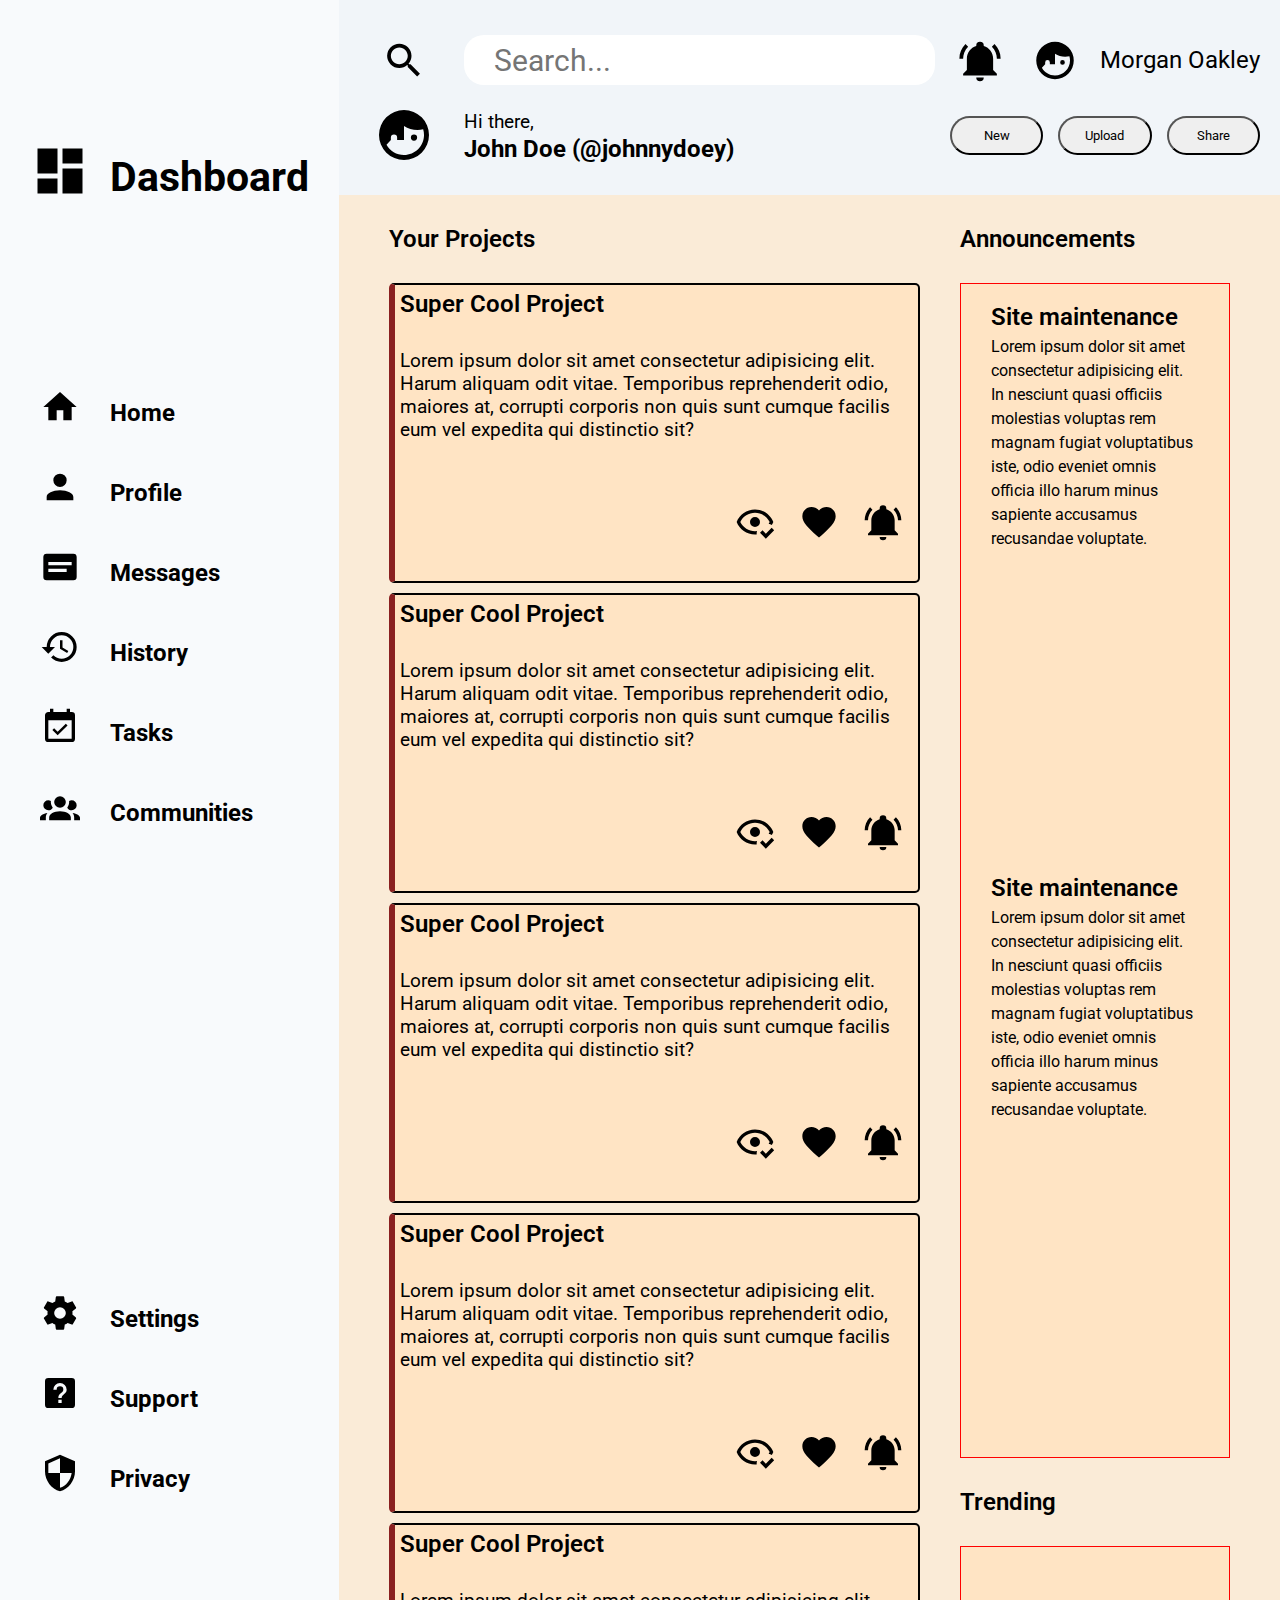
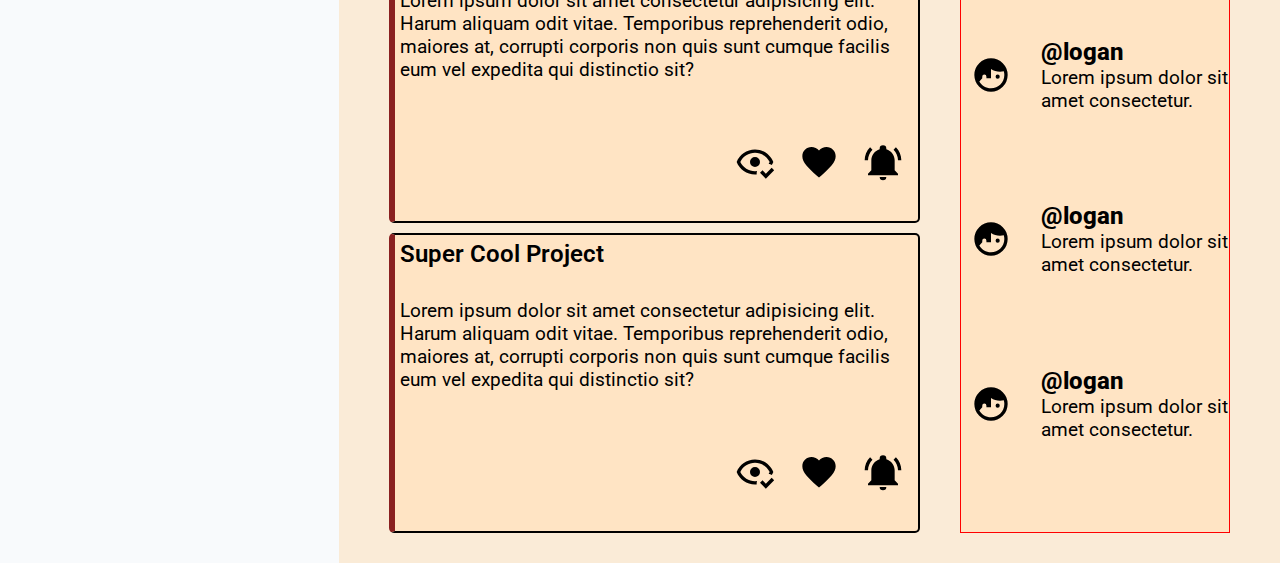
<file: index.html>
<!DOCTYPE html>
<html lang="en">

<head>
    <meta charset="UTF-8">
    <meta name="viewport" content="width=device-width, initial-scale=1.0">
    <title>Document</title>
    <link rel="stylesheet" href="style.css">
</head>

<body>
    <div class="wrapper">
        <div class="header">

            <img class="img1" src="./images/search.svg" alt="">
            <input type="text" placeholder="Search...">
            <div class="imgc">
                <img class="img1" src="./images/notif.svg" alt="">
                <img class="img1" src="./images/profile.svg" alt="">
                <div class="name">Morgan oakley</div>
            </div>


            <img class="img2" src="./images/profile.svg" alt="">
            <div class="div1">
                <p>Hi there,</p>
                <p><strong>John Doe (@johnnydoey)</strong> </p>
            </div>
            <div class="well">
                <button>New</button>
                <button>Upload</button>
                <button>Share</button>
            </div>


        </div>
        <div class="sidebar">

            <div class="navtools">
                <div class="dash">
                    <div class="logo"> <img src="./images/dashboard.svg" alt="">Dashboard </div>
                  
                </div>
                <div class="nav1">
                    <ul>
                        <li class="logo"><img src="./images/home.svg" alt="">
                            home</li>
                        <li class="logo"><img src="./images/profile (1).svg" alt="">profile</li>
                        <li class="logo"><img src="./images/message.svg" alt="">messages</li>
                        <li class="logo"><img src="./images/history.svg" alt="">history</li>
                        <li class="logo"><img src="./images/tasks.svg" alt="">tasks</li>
                        <li class="logo"><img src="./images/community.svg" alt="">communities</li>
                    </ul>
                </div>
                <div class="nav2">
                    <ul>
                        <li class="logo"><img src="./images/settings.svg" alt="">settings</li>
                        <li class="logo"><img src="./images/help.svg" alt="">support</li>
                        <li class="logo"><img src="./images/privacy.svg" alt="">privacy</li>
                    </ul>
                </div>


            </div>
        </div>
        <div class="main">
            <div class="title1">
                <div class="tit">Your Projects</div>
                <div class="cardrack">
                    <div class="cards">
                        <div class="head">Super Cool Project</div>
                    <div class="con">Lorem ipsum dolor sit amet consectetur adipisicing elit. Harum aliquam odit vitae.
                        Temporibus reprehenderit odio, maiores at, corrupti corporis non quis sunt cumque facilis eum
                        vel expedita qui distinctio sit?</div>
                    <div class="icons">
                        <img src="./images/eye-check-outline.svg" alt="">
                        <img src="./images/heart.svg" alt="">
                        <img src="./images/notif.svg" alt="">
                    </div>
                    </div>
                    <div class="cards">
                        <div class="head">Super Cool Project</div>
                    <div class="con">Lorem ipsum dolor sit amet consectetur adipisicing elit. Harum aliquam odit vitae.
                        Temporibus reprehenderit odio, maiores at, corrupti corporis non quis sunt cumque facilis eum
                        vel expedita qui distinctio sit?</div>
                    <div class="icons">
                        <img src="./images/eye-check-outline.svg" alt="">
                        <img src="./images/heart.svg" alt="">
                        <img src="./images/notif.svg" alt="">
                    </div>
                    </div>
                
          
                  
                    <div class="cards">
                        <div class="head">Super Cool Project</div>
                    <div class="con">Lorem ipsum dolor sit amet consectetur adipisicing elit. Harum aliquam odit vitae.
                        Temporibus reprehenderit odio, maiores at, corrupti corporis non quis sunt cumque facilis eum
                        vel expedita qui distinctio sit?</div>
                    <div class="icons">
                        <img src="./images/eye-check-outline.svg" alt="">
                        <img src="./images/heart.svg" alt="">
                        <img src="./images/notif.svg" alt="">
                    </div>
                    </div>
                    <div class="cards">
                        <div class="head">Super Cool Project</div>
                    <div class="con">Lorem ipsum dolor sit amet consectetur adipisicing elit. Harum aliquam odit vitae.
                        Temporibus reprehenderit odio, maiores at, corrupti corporis non quis sunt cumque facilis eum
                        vel expedita qui distinctio sit?</div>
                    <div class="icons">
                        <img src="./images/eye-check-outline.svg" alt="">
                        <img src="./images/heart.svg" alt="">
                        <img src="./images/notif.svg" alt="">
                    </div>
                    </div>
                    <div class="cards">
                        <div class="head">Super Cool Project</div>
                    <div class="con">Lorem ipsum dolor sit amet consectetur adipisicing elit. Harum aliquam odit vitae.
                        Temporibus reprehenderit odio, maiores at, corrupti corporis non quis sunt cumque facilis eum
                        vel expedita qui distinctio sit?</div>
                    <div class="icons">
                        <img src="./images/eye-check-outline.svg" alt="">
                        <img src="./images/heart.svg" alt="">
                        <img src="./images/notif.svg" alt="">
                    </div>
                    </div>
         
                    <div class="cards">
                        <div class="head">Super Cool Project</div>
                    <div class="con">Lorem ipsum dolor sit amet consectetur adipisicing elit. Harum aliquam odit vitae.
                        Temporibus reprehenderit odio, maiores at, corrupti corporis non quis sunt cumque facilis eum
                        vel expedita qui distinctio sit?</div>
                    <div class="icons">
                        <img src="./images/eye-check-outline.svg" alt="">
                        <img src="./images/heart.svg" alt="">
                        <img src="./images/notif.svg" alt="">
                    </div>
                    </div>
          
           
            
         
                </div>
            </div>
             <div class="title2">
                <div class="tit2">Announcements</div>
                <div class="bun1">
                    <div class="divr">
                        <p>Site maintenance</p>
                        <div>Lorem ipsum dolor sit amet consectetur adipisicing elit. In nesciunt quasi officiis
                            molestias voluptas rem magnam fugiat voluptatibus iste, odio eveniet omnis officia illo
                            harum minus sapiente accusamus recusandae voluptate.</div>
                    </div>
                   
                    <div class="divr">
                        <p>Site maintenance</p>
                        <div>Lorem ipsum dolor sit amet consectetur adipisicing elit. In nesciunt quasi officiis
                            molestias voluptas rem magnam fugiat voluptatibus iste, odio eveniet omnis officia illo
                            harum minus sapiente accusamus recusandae voluptate.</div>
                    </div>
                </div>
                <div class="tit2">Trending</div>
                <div class="bun2">
                    <img src="./images/profile.svg" alt="">
                    <div class="divr2">
                        <div>@logan</div>
                        <div>Lorem ipsum dolor sit amet consectetur.</div>
                    </div>
                    <img src="./images/profile.svg" alt="">
                    <div class="divr2">
                        <div>@logan</div>
                        <div>Lorem ipsum dolor sit amet consectetur.</div>
                    </div>
                    <img src="./images/profile.svg" alt="">
                    <div class="divr2">
                        <div>@logan</div>
                        <div>Lorem ipsum dolor sit amet consectetur.</div>
                    </div>
                </div>
            </div> 
        </div>

    </div>

</body>

</html>
</file>
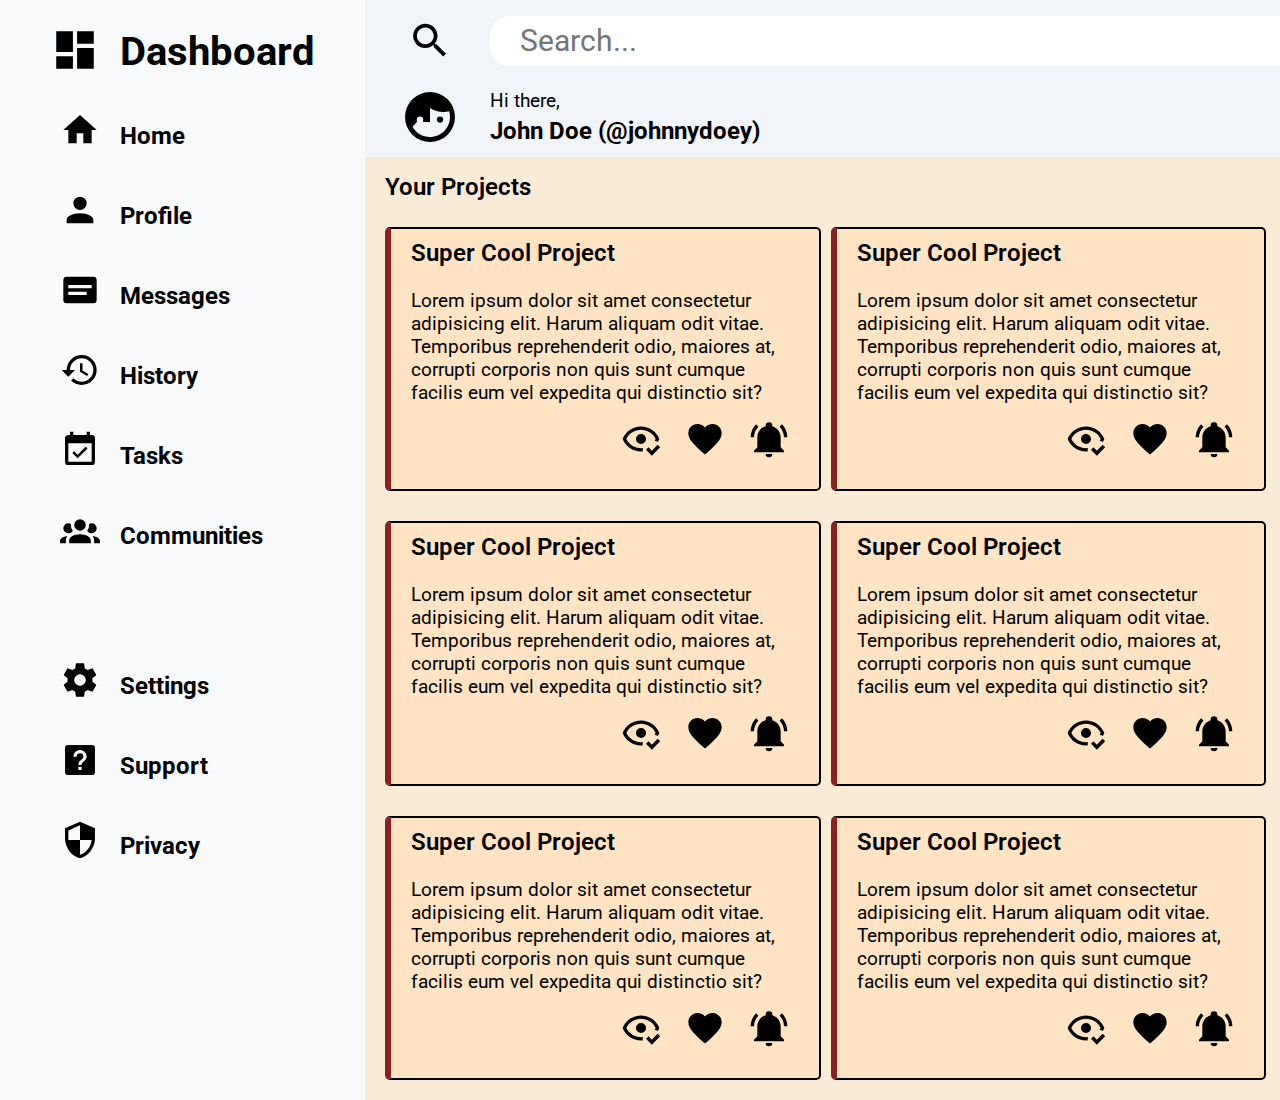
<file: better.html>
<!DOCTYPE html>
<html lang="en">

<head>
    <meta charset="UTF-8">
    <meta name="viewport" content="width=device-width, initial-scale=1.0">
    <title>Document</title>
    <link rel="stylesheet" href="better.css">
</head>

<body>
    <div class="wrapper">
        <div class="header">

            <img class="img1" src="./images/search.svg" alt="">
            <input type="text" placeholder="Search...">
            <div class="imgc">
                <img class="img1" src="./images/notif.svg" alt="">
                <img class="img1" src="./images/profile.svg" alt="">
                <div class="name">Morgan oakley</div>
            </div>


            <img class="img2" src="./images/profile.svg" alt="">
            <div class="div1">
                <p>Hi there,</p>
                <p><strong>John Doe (@johnnydoey)</strong> </p>
            </div>
            <div class="well">
                <button>New</button>
                <button>Upload</button>
                <button>Share</button>
            </div>


        </div>
        <div class="sidebar">
            <div class="logo"> <img src="./images/dashboard.svg" alt="">Dashboard</div>
            <div class="navtools">
                <div class="nav1">
                    <ul>
                        <li class="logo"><img src="./images/home.svg" alt="">
                            home</li>
                        <li class="logo"><img src="./images/profile (1).svg" alt="">profile</li>
                        <li class="logo"><img src="./images/message.svg" alt="">messages</li>
                        <li class="logo"><img src="./images/history.svg" alt="">history</li>
                        <li class="logo"><img src="./images/tasks.svg" alt="">tasks</li>
                        <li class="logo"><img src="./images/community.svg" alt="">communities</li>
                    </ul>
                </div>
                <div class="nav2">
                    <ul>
                        <li class="logo"><img src="./images/settings.svg" alt="">settings</li>
                        <li class="logo"><img src="./images/help.svg" alt="">support</li>
                        <li class="logo"><img src="./images/privacy.svg" alt="">privacy</li>
                    </ul>
                </div>


            </div>
        </div>
        <div class="main">
            <div class="title1">
                <div class="tit">Your Projects</div>
                <div class="cards">
                    <div class="head">Super Cool Project</div>
                    <div class="con">Lorem ipsum dolor sit amet consectetur adipisicing elit. Harum aliquam odit vitae.
                        Temporibus reprehenderit odio, maiores at, corrupti corporis non quis sunt cumque facilis eum
                        vel expedita qui distinctio sit?</div>
                    <div class="icons">
                        <img src="./images/eye-check-outline.svg" alt="">
                        <img src="./images/heart.svg" alt="">
                        <img src="./images/notif.svg" alt="">
                    </div>
                </div>
                <div class="cards">
                    <div class="head">Super Cool Project</div>
                    <div class="con">Lorem ipsum dolor sit amet consectetur adipisicing elit. Harum aliquam odit vitae.
                        Temporibus reprehenderit odio, maiores at, corrupti corporis non quis sunt cumque facilis eum
                        vel expedita qui distinctio sit?</div>
                    <div class="icons">
                        <img src="./images/eye-check-outline.svg" alt="">
                        <img src="./images/heart.svg" alt="">
                        <img src="./images/notif.svg" alt="">
                    </div>
                </div>
                <div class="cards">
                    <div class="head">Super Cool Project</div>
                    <div class="con">Lorem ipsum dolor sit amet consectetur adipisicing elit. Harum aliquam odit vitae.
                        Temporibus reprehenderit odio, maiores at, corrupti corporis non quis sunt cumque facilis eum
                        vel expedita qui distinctio sit?</div>
                    <div class="icons">
                        <img src="./images/eye-check-outline.svg" alt="">
                        <img src="./images/heart.svg" alt="">
                        <img src="./images/notif.svg" alt="">
                    </div>
                </div>
                <div class="cards">
                    <div class="head">Super Cool Project</div>
                    <div class="con">Lorem ipsum dolor sit amet consectetur adipisicing elit. Harum aliquam odit vitae.
                        Temporibus reprehenderit odio, maiores at, corrupti corporis non quis sunt cumque facilis eum
                        vel expedita qui distinctio sit?</div>
                    <div class="icons">
                        <img src="./images/eye-check-outline.svg" alt="">
                        <img src="./images/heart.svg" alt="">
                        <img src="./images/notif.svg" alt="">
                    </div>
                </div>
                <div class="cards">
                    <div class="head">Super Cool Project</div>
                    <div class="con">Lorem ipsum dolor sit amet consectetur adipisicing elit. Harum aliquam odit vitae.
                        Temporibus reprehenderit odio, maiores at, corrupti corporis non quis sunt cumque facilis eum
                        vel expedita qui distinctio sit?</div>
                    <div class="icons">
                        <img src="./images/eye-check-outline.svg" alt="">
                        <img src="./images/heart.svg" alt="">
                        <img src="./images/notif.svg" alt="">
                    </div>
                </div>
                <div class="cards">
                    <div class="head">Super Cool Project</div>
                    <div class="con">Lorem ipsum dolor sit amet consectetur adipisicing elit. Harum aliquam odit vitae.
                        Temporibus reprehenderit odio, maiores at, corrupti corporis non quis sunt cumque facilis eum
                        vel expedita qui distinctio sit?</div>
                    <div class="icons">
                        <img src="./images/eye-check-outline.svg" alt="">
                        <img src="./images/heart.svg" alt="">
                        <img src="./images/notif.svg" alt="">
                    </div>
                </div>

            </div>
            <div class="title2">
                <div class="tit2">Announcements</div>
                <div class="bun1">
                    <div class="divr">
                        <p>Site maintenance</p>
                        <div>Lorem ipsum dolor sit amet consectetur adipisicing elit. In nesciunt quasi officiis
                            molestias voluptas rem magnam fugiat voluptatibus iste, odio eveniet omnis officia illo
                            harum minus sapiente accusamus recusandae voluptate.</div>
                    </div>
                    <hr>
                    <div class="divr">
                        <p>Site maintenance</p>
                        <div>Lorem ipsum dolor sit amet consectetur adipisicing elit. In nesciunt quasi officiis
                            molestias voluptas rem magnam fugiat voluptatibus iste, odio eveniet omnis officia illo
                            harum minus sapiente accusamus recusandae voluptate.</div>
                    </div>
                </div>
                <div class="tit2">Trending</div>
                <div class="bun2">
                    <img src="./images/profile.svg" alt="">
                    <div class="divr2">
                        <div>@logan</div>
                        <div>Lorem ipsum dolor sit amet consectetur.</div>
                    </div>
                    <img src="./images/profile.svg" alt="">
                    <div class="divr2">
                        <div>@logan</div>
                        <div>Lorem ipsum dolor sit amet consectetur.</div>
                    </div>
                    <img src="./images/profile.svg" alt="">
                    <div class="divr2">
                        <div>@logan</div>
                        <div>Lorem ipsum dolor sit amet consectetur.</div>
                    </div>
                </div>
            </div>
        </div>

    </div>

</body>

</html>
</file>
<file: style.css>
@import url('https://fonts.googleapis.com/css2?family=Roboto:ital,wght@0,100;0,300;0,400;0,500;0,700;0,900;1,100;1,300;1,400;1,500;1,700;1,900&display=swap');

* {
    margin: 0;
    padding: 0;
    box-sizing: border-box;
    font-family: 'Roboto', sans-serif;

}



.wrapper {
    display: grid;
    grid-template-columns: auto 4fr;
    grid-template-rows: auto 1fr;
    /* min-width: 100vh; */


}

.header {
    background-color: blue;
    grid-column: 2/3;
    display: grid;
    grid-template-columns: auto 1fr auto;
    grid-template-rows: 1fr 1fr;
    padding: 12px;
    column-gap: 15px;
    row-gap: 15px;
    align-items: center;
    justify-items: center;

}

/* john part */
.div1 {
    display: grid;
    justify-self: flex-start;
    grid-template-rows: 1fr 1fr;
    align-items: center;

}

.div1>p:first-child {
    font-size: 19px;

}

.div1>p:nth-child(2) {
    font-size: 24px;
    justify-self: start;
}

input {
    height: 30px;
    border-radius: 20px;
    outline: none;
    border: transparent;
    width: 100%;
}

input:focus {
    border: 3px solid #ff0000;
    outline: none;
}

button {
    width: 100%;
    padding: 10px;
    border-radius: 20px;
}

.sidebar {
    display: grid;
    background-color: #f8fafc;
    grid-column: 1/2;
    grid-row: 1/ 3;
    justify-content: space-between;
    grid-template-columns: 1fr;

    row-gap: 30px;


}

.logo {
    display: grid;

    grid-template-columns: auto 1fr;
    grid-template-rows: 50px;
    align-items: end;
    column-gap: 10px;


}

.sidebar .logo {
    font-size: 1.5em;
    font-weight: 700;
    column-gap: 20px;
}

ul>.logo {
    font-size: 1.5em;
    column-gap: 20px;
    font-weight: 700;
    text-transform: capitalize;

}

.navtools {
    display: grid;
    row-gap: 25px;
    grid-template-rows: 0.4fr 1fr 1fr;
    align-items: start;

}


.sidebar {
    justify-items: center;
}

.dash {
    align-self: center;
    font-size: 1.7em;
}

.nav1>ul,
.nav2>ul {
    display: grid;
    gap: 30px;
    list-style: none;
}



.main {

    grid-column: 2/3;
    grid-row: 2/3;
}



.img1,
.icons>img,
.bun2>img {
    width: 60px;
    height: 40px;

}

.img2 {
    width: 90px;
    height: 60px;
}

.well,
.imgc {
    display: grid;
    grid-template-columns: 1fr 1fr 1fr;
    height: 100%;
    justify-items: center;
    align-items: center;
    column-gap: 15px;
    justify-content: center;
    width: 100%;

}

.imgc {
    grid-template-columns: auto auto auto;
}

.main {
    display: grid;
    grid-template-columns: 2fr 1fr;
    padding: 10px;
    column-gap: 30px;
}

.title1 {
    display: grid;
    grid-template-columns: 1fr;
    grid-template-rows: auto 1fr;
    row-gap: 5px;
    column-gap: 10px;

}

.tit {
    grid-column: 1/3;

}

.cardrack {
    resize: both;
    
    display: grid;

    grid-template-columns: repeat(auto-fit, minmax(300px, 1fr));
    grid-template-rows: repeat(auto-fit, 300px);
 

    column-gap: 10px;
    row-gap: 10px;


}

.title2 {
    display: grid;
    grid-template-rows: auto 1fr auto 0.5fr;
    row-gap: 5px;



}

.bun1,
.bun2 {
    background-color: bisque;
}

.icons {
    justify-self: flex-end;
    padding: 30px 0px;


}

.bun2 {
    display: grid;
    grid-template-columns: auto 1fr;
    grid-auto-rows: auto;
    justify-content: center;
    align-items: center;
    align-content: space-evenly;
    column-gap: 20px;

    border: 1px solid red;
}

.bun2>img {
    justify-items: flex-start;
}

.bun1 {
    display: grid;
    grid-template-rows: auto 1fr;
    grid-template-columns: 1fr;
    grid-auto-rows: auto;
    justify-content: center;
    align-items: center;
    padding: 15px 30px;
    border: 1px solid red;


}

ul>li>img {
    width: 60px;
    height: 40px;
}

.dash>.logo>img {
    width: 60px;
    height: auto;
}




.header {
    background-color: #f1f5f9;
    padding: 30px 20px;
}


.img1 {
    height: 45px;
    justify-self: center;

}

input {
    height: 50px;
    font-size: 30px;
    padding: 0px 30px;
}

.name {
    font-size: 1.5em;
    text-transform: capitalize;
    font-weight: 400;


}



.main {
    background-color: antiquewhite;
    padding: 20px 20px;
}

.cards {
    background-color: antiquewhite;
    border: 2px solid black;
    border-left: 6px solid rgb(138, 32, 32);
    border-radius: 5px;
    background-color: bisque;
    height: 300px;
}

.tit,
.tit2 {
    font-weight: 600;
    font-size: 1.5em;
    justify-self: start;
    align-self: center;
}

.title1,
.title2 {
    row-gap: 30px;
}

.head,
.divr p {
    font-size: 1.5em;
    font-weight: 600;
}

.con {
    font-size: 1.2em;
}

.divr {
    line-height: 1.5;
}

.divr2>div:nth-child(1) {
    font-weight: 800;
    font-size: 1.5em;
}

.divr2>div:nth-child(2) {

    font-size: 1.2em;
}

.cards {
    display: grid;
    grid-template-columns: 1fr;
    grid-template-rows: auto 1fr auto;
    padding: 5px;
    row-gap: 15px;
}

.head,
.con {
    justify-self: start;
    align-self: center;
}

.bun1 {
    justify-content: center;
    align-content: center;
}

.sidebar {
    padding: 0px 30px;
}
.main{
    padding: 30px 50px;
}
</file>
<file: better.css>
@import url('https://fonts.googleapis.com/css2?family=Roboto:ital,wght@0,100;0,300;0,400;0,500;0,700;0,900;1,100;1,300;1,400;1,500;1,700;1,900&display=swap');

* {
    margin: 0;
    padding: 0;
    box-sizing: border-box;
    font-family: 'Roboto', sans-serif;

}

/* body {
    min-width: 100vh;
    min-height: 100vh;
} */

.wrapper {
    display: grid;
    grid-template-columns: 1fr 4fr;
    grid-template-rows: 1fr 6fr;
    min-height: 100vh;

}

.main {
    background-color: aqua;
    grid-column: 2/3;
    grid-row: 2/3;
}

.header {
    background-color: blue;
    grid-column: 2/3;
}

.sidebar {
    background-color: brown;
    grid-column: 1/2;
    grid-row: 1/ 3;
    display: grid;
    grid-template-rows: 100px 1fr;
    justify-items: flex-start;
    padding: 0px 50px;
    align-items: center;
}

.navtools {
    display: grid;
    row-gap: 100px;
    grid-template-rows: 1fr 1fr;

}

.logo {
    display: grid;

    grid-template-columns: 50px 1fr;
    grid-template-rows: 50px;
    align-items: end;
    column-gap: 10px;


}



.nav1>ul,
.nav2>ul {
    display: grid;
    gap: 30px;
    list-style: none;
}

.header {
    display: grid;
    grid-template-columns: auto 1000px auto;
    grid-template-rows: 1fr 1fr;
    padding: 12px;
    column-gap: 15px;
    row-gap: 15px;
    align-items: center;
    justify-items: center;

}

.img1,
.icons>img,
.bun2>img {
    width: 60px;
    height: 40px;

}

.img2 {
    width: 90px;
    height: 60px;
}

input {
    height: 30px;
    border-radius: 20px;
    outline: none;
    border: transparent;
    width: 100%;
}

input:focus {
    border: 3px solid #ff0000;
    outline: none;
}

.div1 {
    display: grid;
    justify-self: flex-start;
    grid-template-rows: 1fr 1fr;
   
}

button {
    width: 100%;
    padding: 10px;
    border-radius: 20px;
}

.well,
.imgc {
    display: grid;
    grid-template-columns: 1fr 1fr 1fr;
    height: 100%;
    justify-items: center;
    align-items: center;
    column-gap: 15px;
    justify-content: center;
    width: 100%;

}

.imgc {
    grid-template-columns: auto auto auto;
}

.main {
    display: grid;
    grid-template-columns: 2fr 1fr;
    padding: 10px;
    column-gap: 30px;
}

.title1 {
    display: grid;
    /* grid-template-columns: 1fr 1fr; */
    grid-template-columns: repeat(2, minmax(150px, 1fr));
    grid-template-rows: 20px auto;
    row-gap: 5px;
    column-gap: 10px;

}

.tit {
    grid-column: 1/3;

}

.cards {
    display: grid;
    grid-template-rows: 50px 100px 50px;
    padding: 10px 20px;

    background-color: #ff0000;
}

.title2 {
    display: grid;
    grid-template-rows: 20px 300px 50px 300px;
    row-gap: 5px;



}

.bun1,
.bun2 {
    background-color: bisque;
}

.icons {
    justify-self: flex-end;
    padding: 30px 0px;
   

}

.bun2 {
    display: grid;
    grid-template-columns: auto auto;
    grid-auto-rows: 80px;
    justify-content: center;
    align-items: center;
    align-content: space-around;
    column-gap: 10px;

    border: 1px solid red;
}
.bun2 > img{
    justify-items: flex-start;
}
.bun1 {
    display: grid;
    grid-template-rows: 1fr 1fr;
    justify-content: center;
    align-items: center;
    padding: 15px 30px;
    border: 1px solid red;
    
}

ul>li>img {
    width: 60px;
    height: 40px;
}

/* fonts here */
.sidebar {
    background-color: #f8fafc;

   
  
}
.sidebar > .logo {
    font-size: 2.5em;
    font-weight: 700;
    column-gap: 20px;
}
ul > .logo{
    font-size: 1.5em;
    column-gap: 20px;
    font-weight: 700;
    text-transform: capitalize;
   
}

.header{
    background-color: #f1f5f9;
    padding: 10px 20px;
}
.img1{
    height: 45px;
    justify-self: center;
    
}
input{
    height: 50px;
    font-size: 30px;
    padding: 0px 30px;
}
.name{
    font-size: 1.5em;
    text-transform: capitalize;
    font-weight: 400;
    
    
}
.div1>p:first-child{
    font-size: 19px;
   
}
.div1>p:nth-child(2){
    font-size: 24px;
    justify-self: start;
}
.main{
    background-color:antiquewhite;
    padding: 20px 20px;
}
.cards{
    background-color:antiquewhite;
    border: 2px solid black;
    border-left: 6px solid rgb(138, 32, 32);
    border-radius: 5px;
    background-color: bisque;
}
.tit,.tit2{
    font-weight: 600;
    font-size: 1.5em;
    justify-self: start;
    align-self: center;
}
.title1,.title2{
    row-gap: 30px;
}
.head,.divr p{
    font-size: 1.5em;
    font-weight: 600;
}
.con{
    font-size: 1.2em;
}
.divr{
    line-height: 1.5;
}
.divr2>div:nth-child(1){
    font-weight: 800;
    font-size: 1.5em;
}
.divr2>div:nth-child(2){
    
    font-size: 1.2em;
}
</file>
